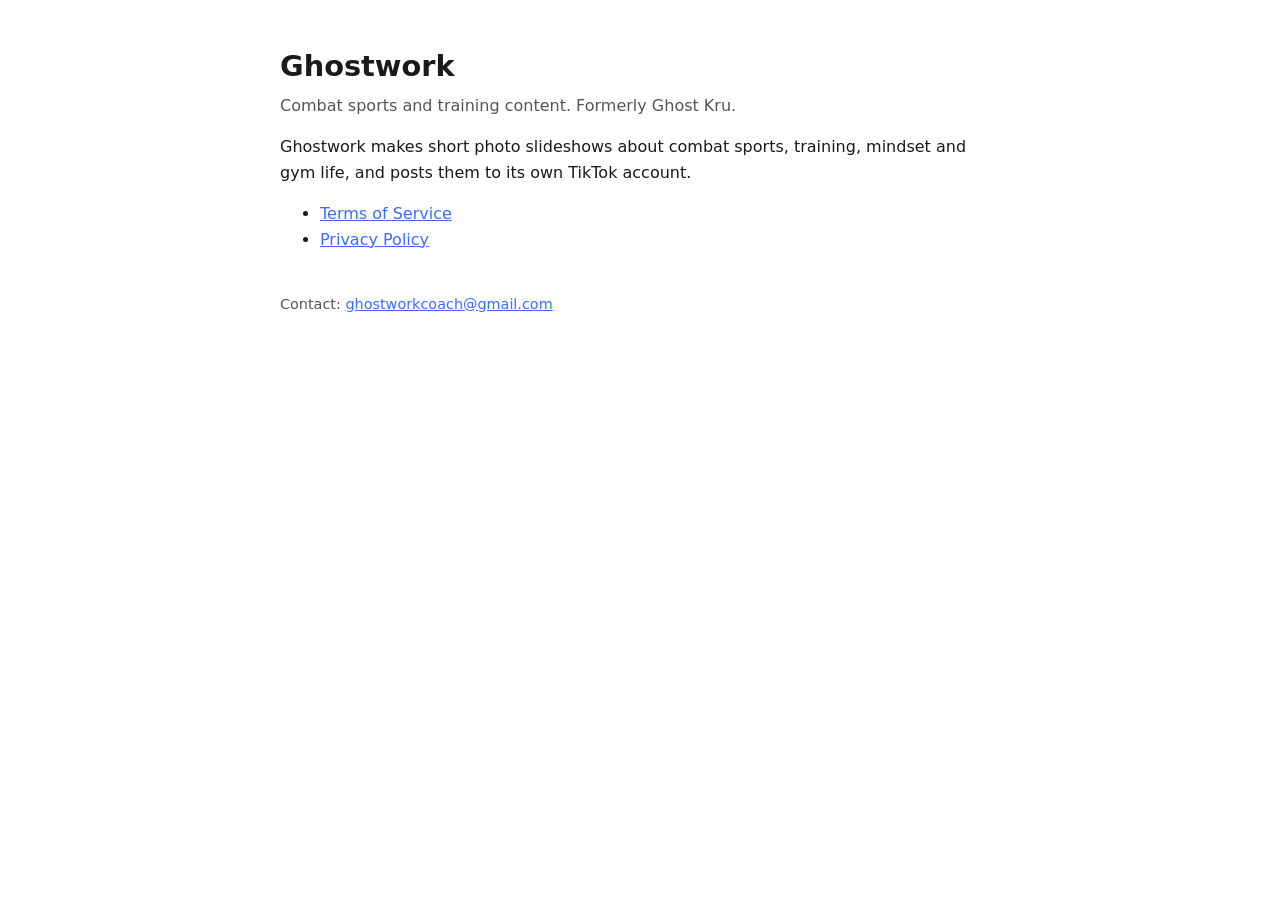
<file: index.html>
<!doctype html>
<html lang="en">
<head>
<meta charset="utf-8">
<meta name="viewport" content="width=device-width, initial-scale=1">
<title>Ghostwork</title>
<link rel="stylesheet" href="style.css">
</head>
<body>
<main>
<h1>Ghostwork</h1>
<p class="meta">Combat sports and training content. Formerly Ghost Kru.</p>
<p>Ghostwork makes short photo slideshows about combat sports, training, mindset and gym life, and posts them to its own TikTok account.</p>
<ul>
<li><a href="terms.html">Terms of Service</a></li>
<li><a href="privacy.html">Privacy Policy</a></li>
</ul>
<footer>Contact: <a href="mailto:ghostworkcoach@gmail.com">ghostworkcoach@gmail.com</a></footer>
</main>
</body>
</html>
</file>
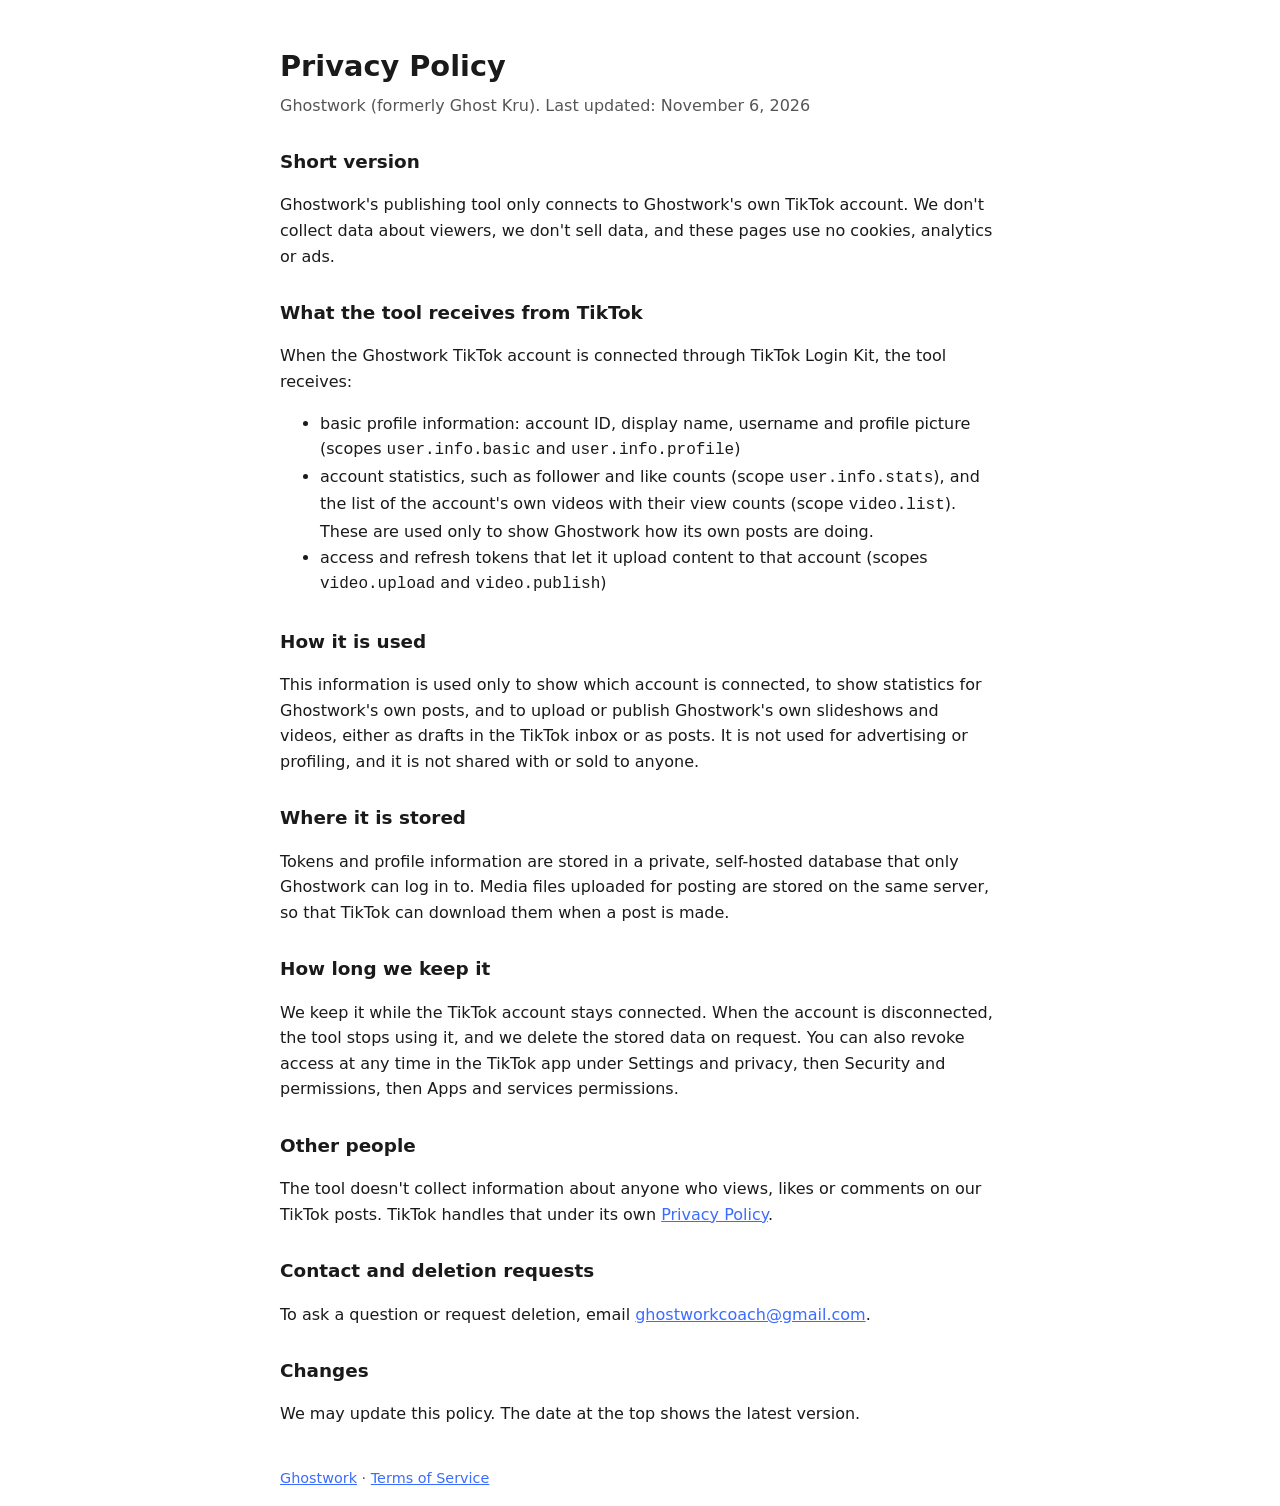
<file: privacy.html>
<!doctype html>
<html lang="en">
<head>
<meta charset="utf-8">
<meta name="viewport" content="width=device-width, initial-scale=1">
<title>Ghostwork Privacy</title>
<link rel="stylesheet" href="style.css">
</head>
<body>
<main>
<h1>Privacy Policy</h1>
<p class="meta">Ghostwork (formerly Ghost Kru). Last updated: November 6, 2026</p>

<h2>Short version</h2>
<p>Ghostwork's publishing tool only connects to Ghostwork's own TikTok account. We don't collect data about viewers, we don't sell data, and these pages use no cookies, analytics or ads.</p>

<h2>What the tool receives from TikTok</h2>
<p>When the Ghostwork TikTok account is connected through TikTok Login Kit, the tool receives:</p>
<ul>
<li>basic profile information: account ID, display name, username and profile picture (scopes <code>user.info.basic</code> and <code>user.info.profile</code>)</li>
<li>account statistics, such as follower and like counts (scope <code>user.info.stats</code>), and the list of the account's own videos with their view counts (scope <code>video.list</code>). These are used only to show Ghostwork how its own posts are doing.</li>
<li>access and refresh tokens that let it upload content to that account (scopes <code>video.upload</code> and <code>video.publish</code>)</li>
</ul>

<h2>How it is used</h2>
<p>This information is used only to show which account is connected, to show statistics for Ghostwork's own posts, and to upload or publish Ghostwork's own slideshows and videos, either as drafts in the TikTok inbox or as posts. It is not used for advertising or profiling, and it is not shared with or sold to anyone.</p>

<h2>Where it is stored</h2>
<p>Tokens and profile information are stored in a private, self-hosted database that only Ghostwork can log in to. Media files uploaded for posting are stored on the same server, so that TikTok can download them when a post is made.</p>

<h2>How long we keep it</h2>
<p>We keep it while the TikTok account stays connected. When the account is disconnected, the tool stops using it, and we delete the stored data on request. You can also revoke access at any time in the TikTok app under Settings and privacy, then Security and permissions, then Apps and services permissions.</p>

<h2>Other people</h2>
<p>The tool doesn't collect information about anyone who views, likes or comments on our TikTok posts. TikTok handles that under its own <a href="https://www.tiktok.com/legal/privacy-policy">Privacy Policy</a>.</p>

<h2>Contact and deletion requests</h2>
<p>To ask a question or request deletion, email <a href="mailto:ghostworkcoach@gmail.com">ghostworkcoach@gmail.com</a>.</p>

<h2>Changes</h2>
<p>We may update this policy. The date at the top shows the latest version.</p>

<footer><a href="index.html">Ghostwork</a> · <a href="terms.html">Terms of Service</a></footer>
</main>
</body>
</html>
</file>
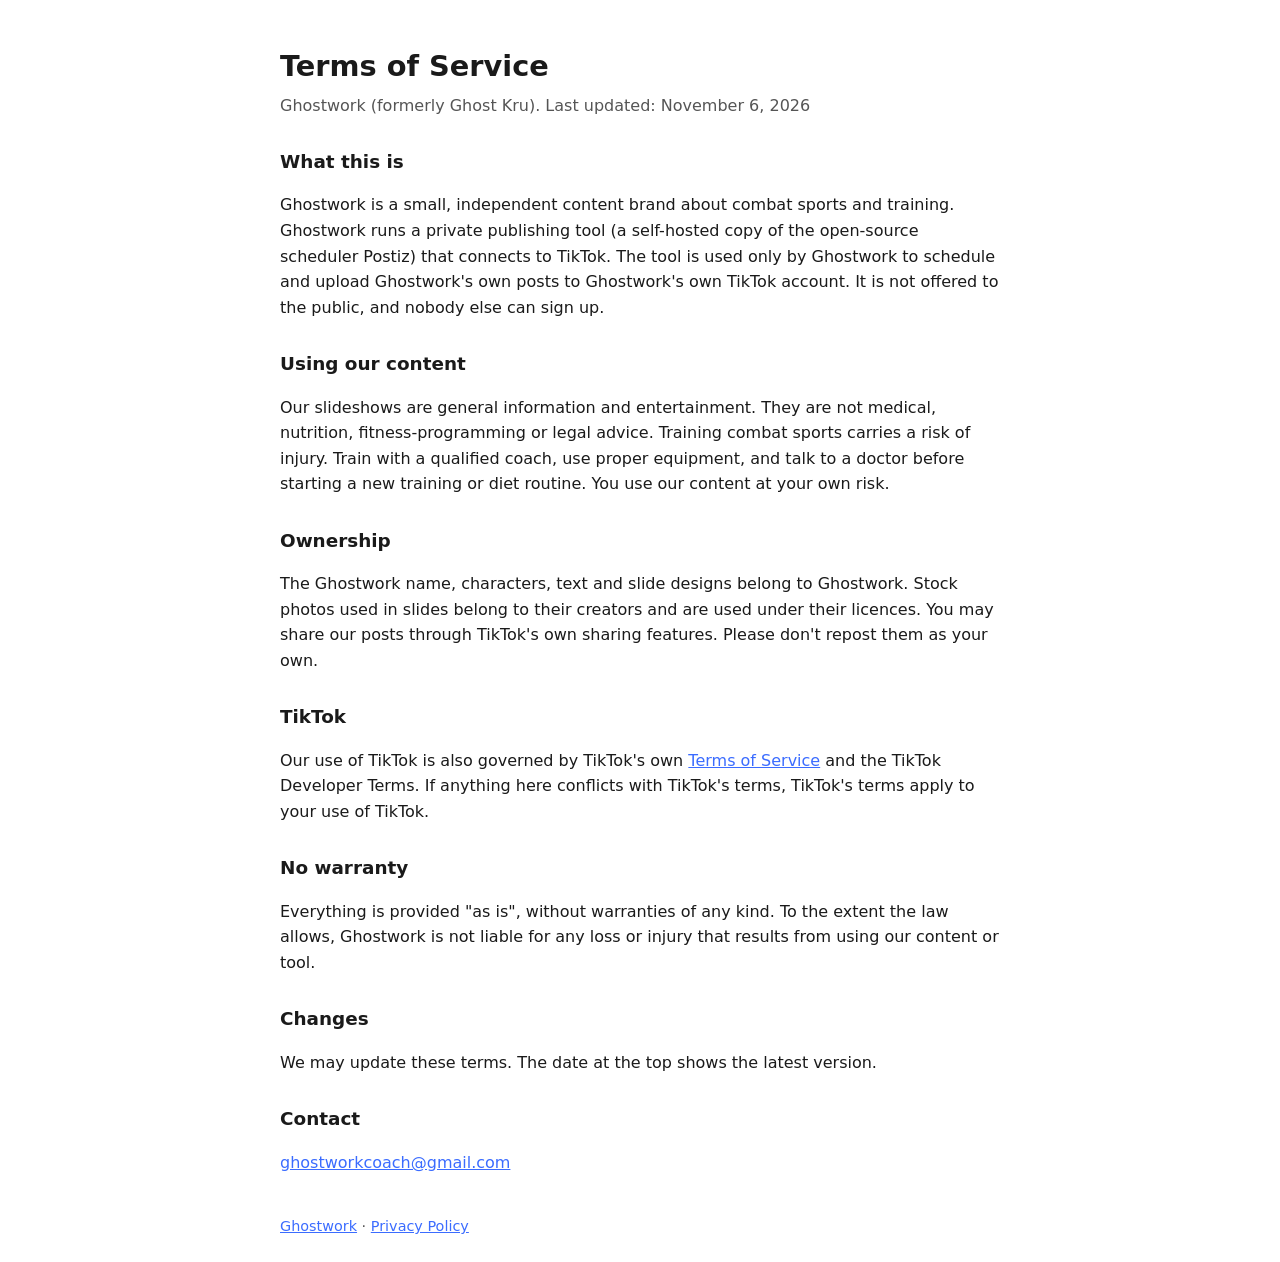
<file: terms.html>
<!doctype html>
<html lang="en">
<head>
<meta charset="utf-8">
<meta name="viewport" content="width=device-width, initial-scale=1">
<title>Ghostwork Terms</title>
<link rel="stylesheet" href="style.css">
</head>
<body>
<main>
<h1>Terms of Service</h1>
<p class="meta">Ghostwork (formerly Ghost Kru). Last updated: November 6, 2026</p>

<h2>What this is</h2>
<p>Ghostwork is a small, independent content brand about combat sports and training. Ghostwork runs a private publishing tool (a self-hosted copy of the open-source scheduler Postiz) that connects to TikTok. The tool is used only by Ghostwork to schedule and upload Ghostwork's own posts to Ghostwork's own TikTok account. It is not offered to the public, and nobody else can sign up.</p>

<h2>Using our content</h2>
<p>Our slideshows are general information and entertainment. They are not medical, nutrition, fitness-programming or legal advice. Training combat sports carries a risk of injury. Train with a qualified coach, use proper equipment, and talk to a doctor before starting a new training or diet routine. You use our content at your own risk.</p>

<h2>Ownership</h2>
<p>The Ghostwork name, characters, text and slide designs belong to Ghostwork. Stock photos used in slides belong to their creators and are used under their licences. You may share our posts through TikTok's own sharing features. Please don't repost them as your own.</p>

<h2>TikTok</h2>
<p>Our use of TikTok is also governed by TikTok's own <a href="https://www.tiktok.com/legal/terms-of-service">Terms of Service</a> and the TikTok Developer Terms. If anything here conflicts with TikTok's terms, TikTok's terms apply to your use of TikTok.</p>

<h2>No warranty</h2>
<p>Everything is provided "as is", without warranties of any kind. To the extent the law allows, Ghostwork is not liable for any loss or injury that results from using our content or tool.</p>

<h2>Changes</h2>
<p>We may update these terms. The date at the top shows the latest version.</p>

<h2>Contact</h2>
<p><a href="mailto:ghostworkcoach@gmail.com">ghostworkcoach@gmail.com</a></p>

<footer><a href="index.html">Ghostwork</a> · <a href="privacy.html">Privacy Policy</a></footer>
</main>
</body>
</html>
</file>
<file: style.css>
:root { --bg:#ffffff; --fg:#1a1a1a; --muted:#555; --accent:#3b6cff; }
@media (prefers-color-scheme: dark) { :root { --bg:#111; --fg:#eee; --muted:#aaa; --accent:#7fa0ff; } }
body { background:var(--bg); color:var(--fg); font:16px/1.6 system-ui,-apple-system,"Segoe UI",Roboto,sans-serif; margin:0; padding:24px 16px; }
main { max-width:720px; margin:0 auto; }
h1 { font-size:1.8rem; margin-bottom:.2rem; }
h2 { font-size:1.15rem; margin-top:1.8rem; }
.meta { color:var(--muted); margin-top:0; }
a { color:var(--accent); }
footer { margin-top:2.5rem; color:var(--muted); font-size:.9rem; }
</file>
